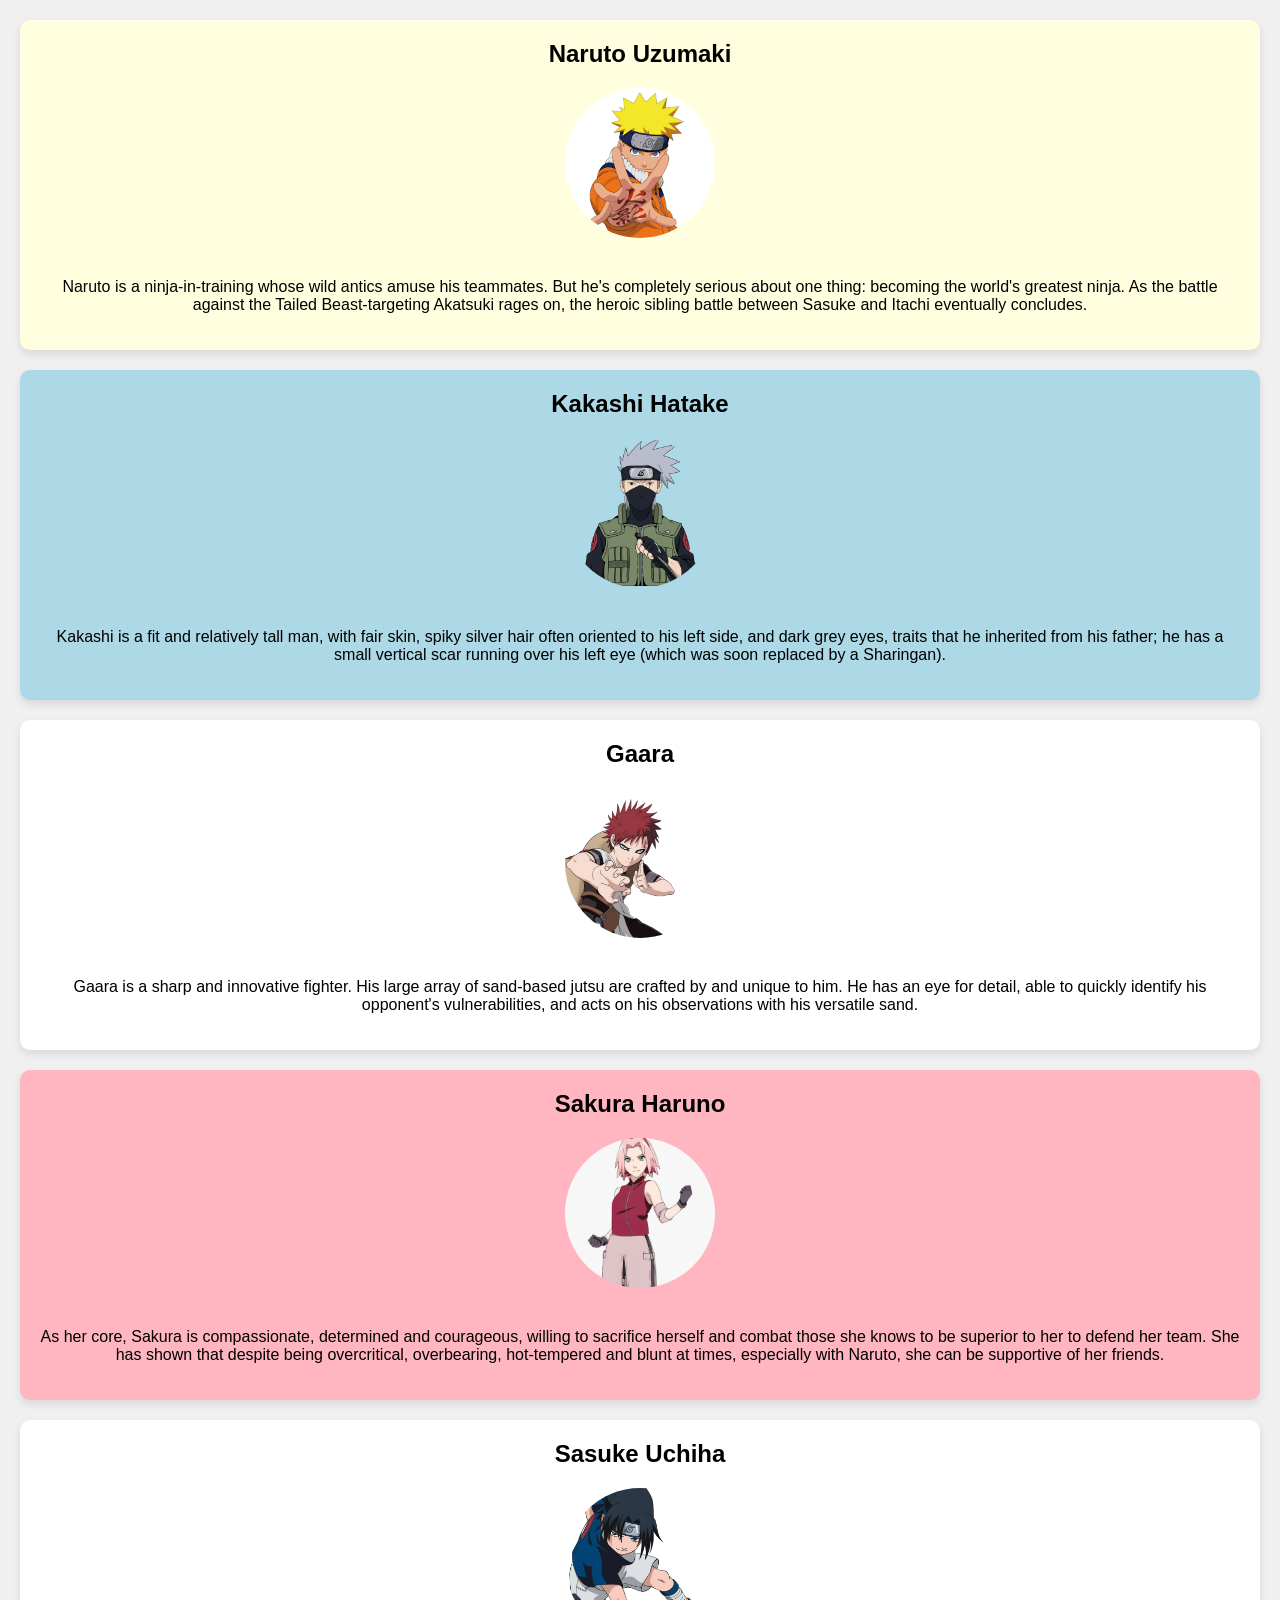
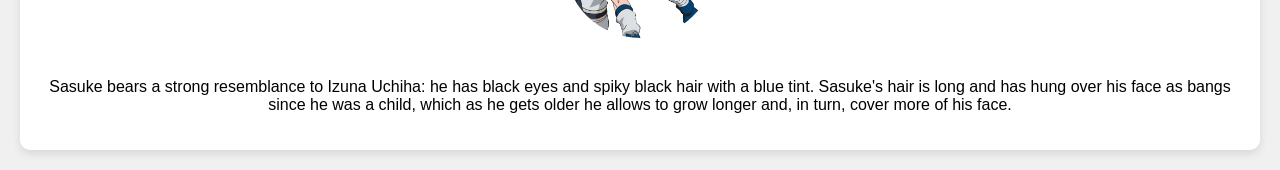
<file: index.html>
<!DOCTYPE html>
<html lang="en">
<head>
    <meta charset="UTF-8">
    <meta name="viewport" content="width=device-width, initial-scale=1.0">
    <title>Character Profiles</title>
    <link rel="stylesheet" href="styles.css">
</head>
<body>
    <div class="character-container">
        <div class="character" style="background-color: lightyellow;">
            <h2>Naruto Uzumaki</h2>
            <img src="naruto.png" alt="Naruto Uzumaki">
            <p>Naruto is a ninja-in-training whose wild antics amuse his teammates. But he's completely serious about one thing: becoming the world's greatest ninja. As the battle against the Tailed Beast-targeting Akatsuki rages on, the heroic sibling battle between Sasuke and Itachi eventually concludes.</p>
        </div>
        <div class="character" style="background-color: lightblue;">
            <h2>Kakashi Hatake</h2>
            <img src="kakashi.png" alt="Kakashi Hatake">
            <p>Kakashi is a fit and relatively tall man, with fair skin, spiky silver hair often oriented to his left side, and dark grey eyes, traits that he inherited from his father; he has a small vertical scar running over his left eye (which was soon replaced by a Sharingan).</p>
        </div>
        <div class="character" style="background-color: lightred;">
            <h2>Gaara</h2>
            <img src="gaara 2.png" alt="Gaara">
            <p>Gaara is a sharp and innovative fighter. His large array of sand-based jutsu are crafted by and unique to him. He has an eye for detail, able to quickly identify his opponent's vulnerabilities, and acts on his observations with his versatile sand.</p>
        </div>
        <div class="character" style="background-color: lightpink;">
            <h2>Sakura Haruno</h2>
            <img src="sakura 2.png" alt="Sakura Haruno">
            <p>As her core, Sakura is compassionate, determined and courageous, willing to sacrifice herself and combat those she knows to be superior to her to defend her team. She has shown that despite being overcritical, overbearing, hot-tempered and blunt at times, especially with Naruto, she can be supportive of her friends.</p>
        </div>
        <div class="character" style="background-color: lightpurple;">
            <h2>Sasuke Uchiha</h2>
            <img src="sasuke2.png" alt="Sasuke Uchiha">
            <p>Sasuke bears a strong resemblance to Izuna Uchiha: he has black eyes and spiky black hair with a blue tint. Sasuke's hair is long and has hung over his face as bangs since he was a child, which as he gets older he allows to grow longer and, in turn, cover more of his face.</p>
        </div>
    </div>
</body>
</html>
</file>
<file: styles.css>
body {
    font-family: Arial, sans-serif;
    background-color: #f0f0f0;
    margin: 0;
    padding: 20px;
}

.character-container {
    display: grid;
    grid-template-columns: 1fr;
    gap: 20px;
}

.character {
    padding: 20px;
    border-radius: 10px;
    box-shadow: 0 4px 8px rgba(0, 0, 0, 0.1);
    background-color: #fff;
    text-align: center;
}

.character h2 {
    margin-top: 0;
}

.character img {
    width: 150px;
    height: 150px;
    border-radius: 50%;
    object-fit: cover;
    margin-bottom: 20px;
}
</file>
